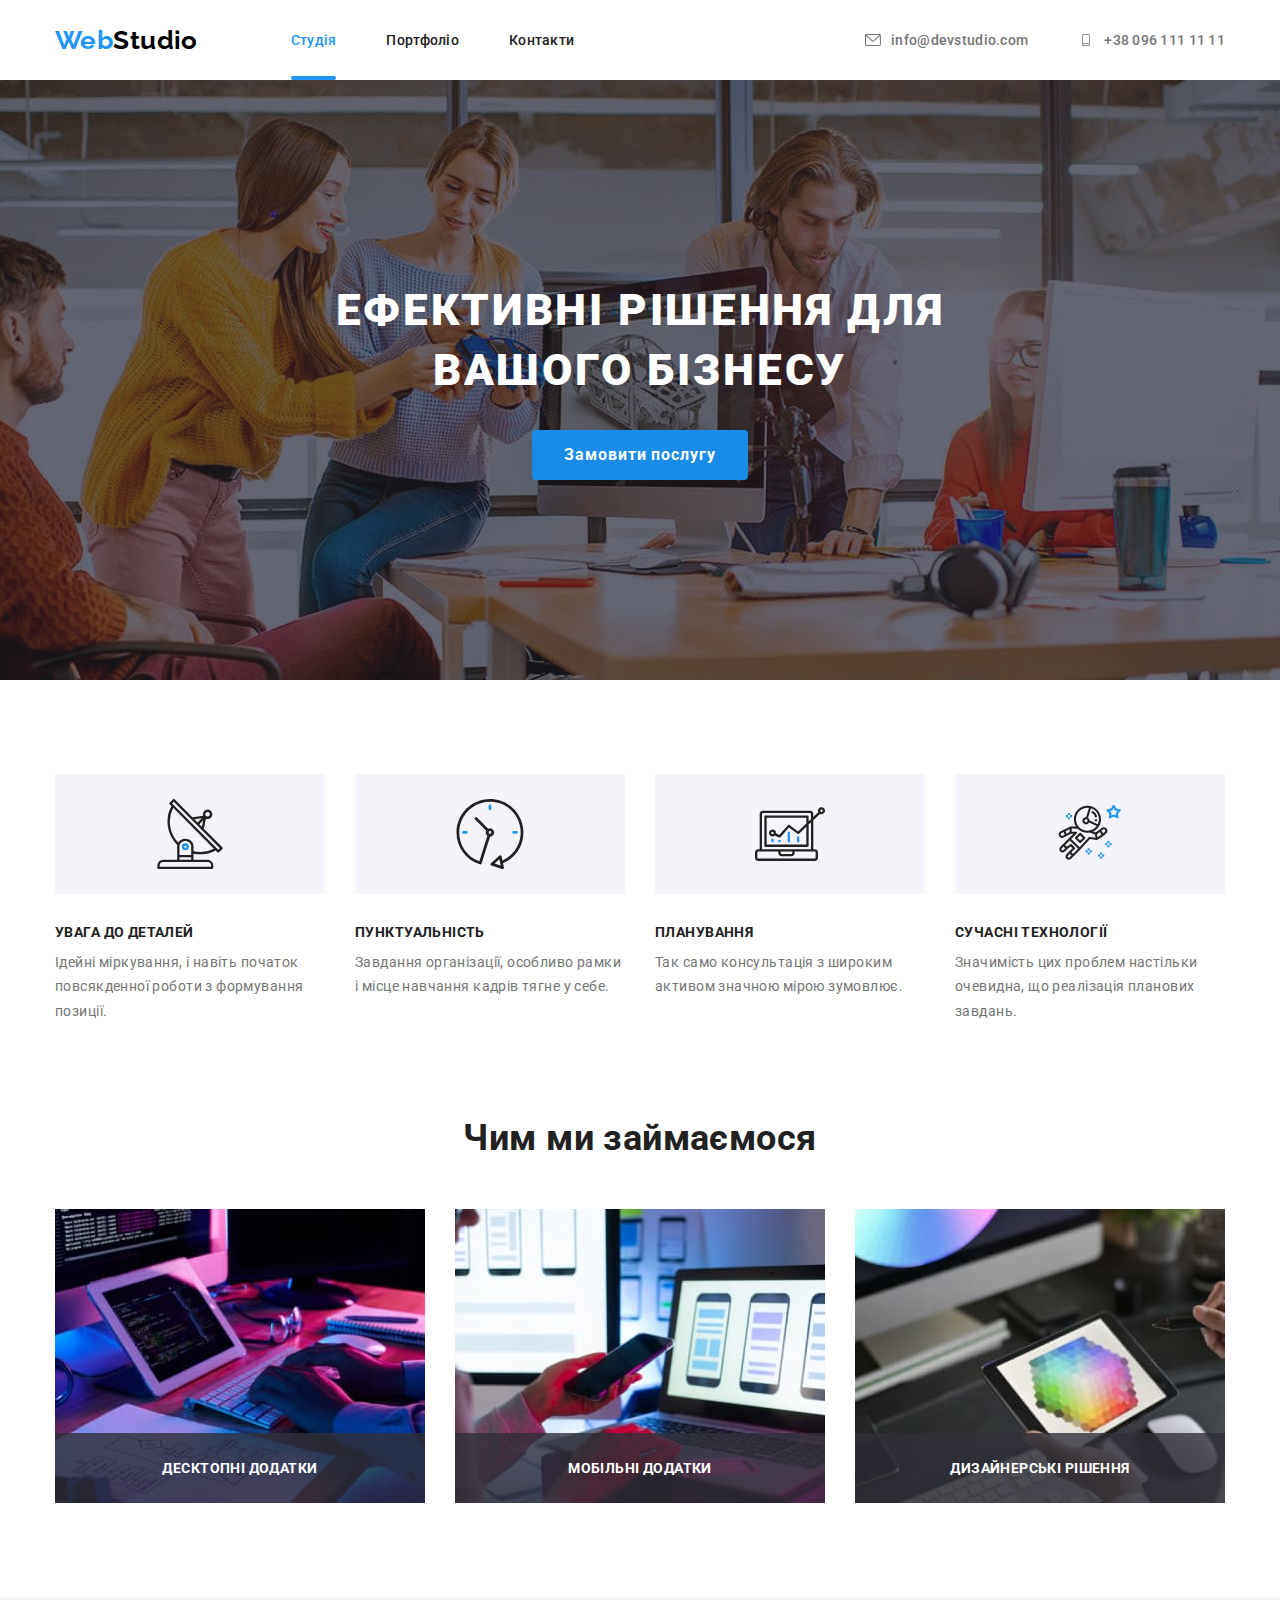
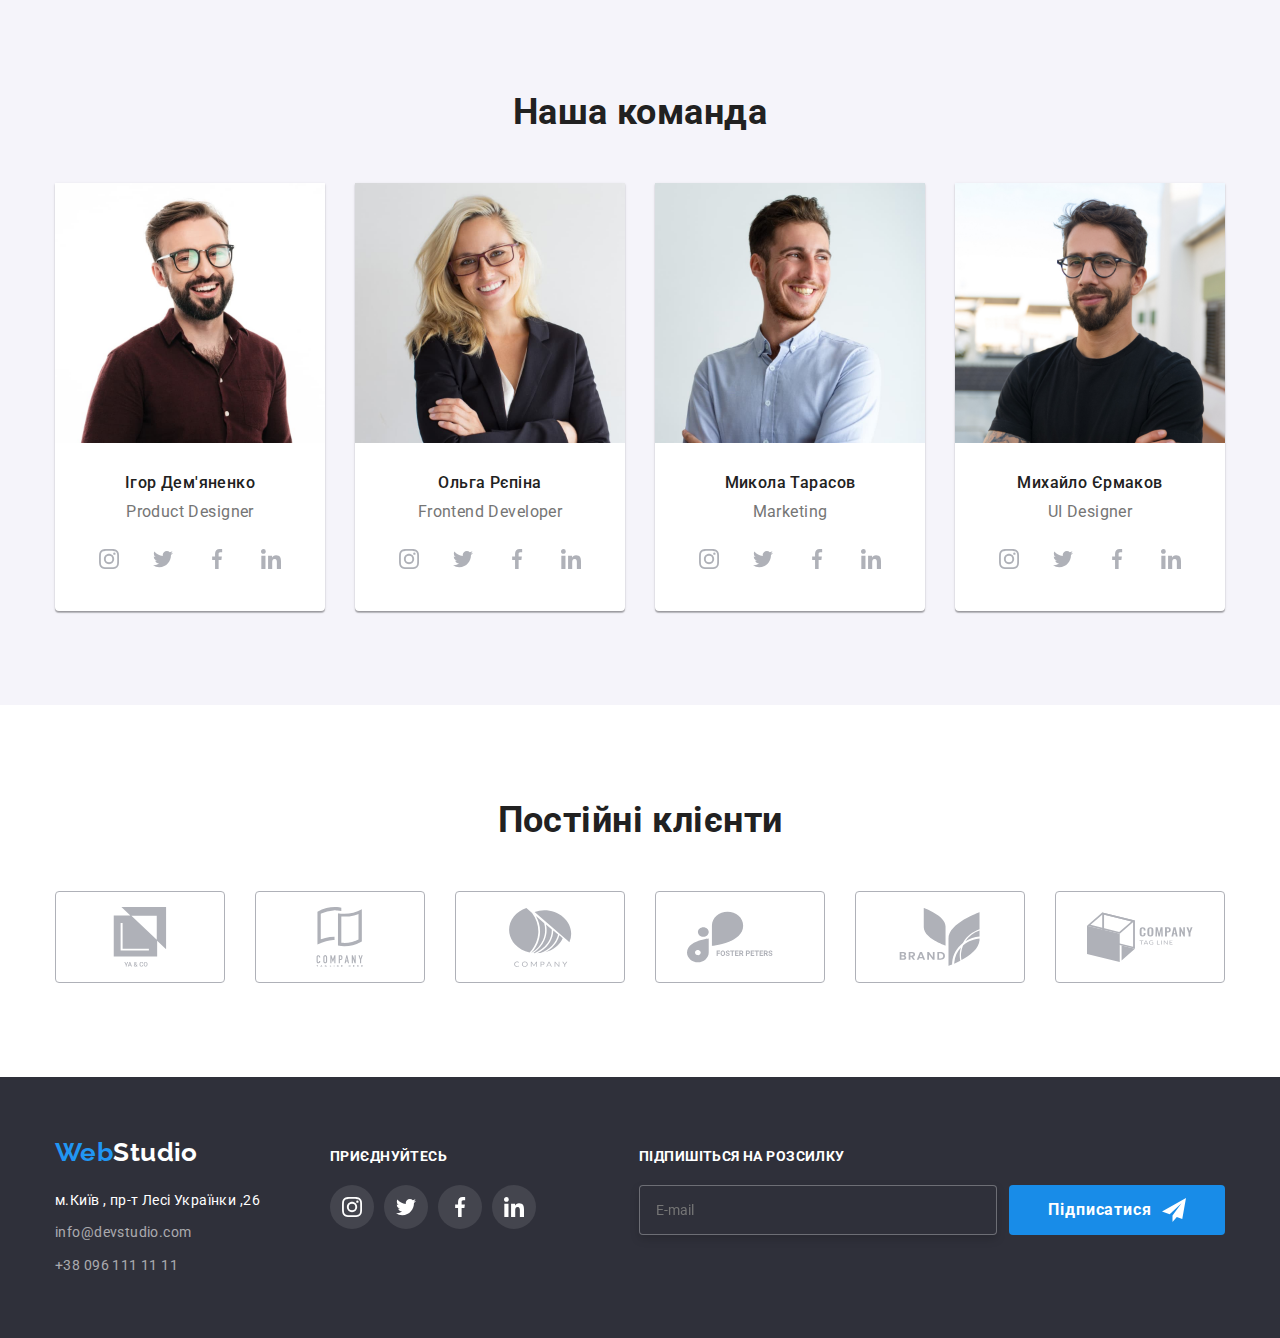
<file: index.html>
<!DOCTYPE html>
<html lang="uk">
  <head>
    <meta charset="UTF-8" />
    <meta http-equiv="X-UA-Compatible" content="IE=edge" />
    <meta name="viewport" content="width=device-width, initial-scale=1.0" />
    <title>WebStudio</title>
    <link rel="preconnect" href="https://fonts.googleapis.com" />
    <link rel="preconnect" href="https://fonts.gstatic.com" crossorigin />
    <link
      href="https://fonts.googleapis.com/css2?family=Raleway:wght@700&family=Roboto:wght@400;500;700;900&display=swap"
      rel="stylesheet"
    />
    <link
      rel="stylesheet"
      href="https://cdnjs.cloudflare.com/ajax/libs/modern-normalize/1.1.0/modern-normalize.min.css"
    />
    <!-- <link rel="stylesheet" href="./css/styles.css" /> -->
    <link rel="stylesheet" href="./css/main.min.css">
  </head>
  <body class="body">
    <!--Шапка-->
    <header>
      <div class="container top-line">
        <nav class="nav">
          <a href="./index.html" class="logo">
            <span class="logo__piece">Web</span>Studio</a
          >
          <ul class="site-nav ">
            <li class="site-nav__item">
              <a href="./index.html" class="site-nav__link current">Студія</a>
            </li>
            <li class="site-nav__item">
              <a href="./portfolio.html" class="site-nav__link">Портфоліо</a>
            </li>
            <li class="site-nav__item"><a href="" class="site-nav__link">Контакти</a></li>
          </ul>
        </nav>

        <ul class="contacts ">
          <li class="contacts__item">
            <a href="mailto:info@devstudio.com" class="contacts__link "
              ><svg class="contacts__icon">
                <use href="./image/symbol-defs.svg#icon-envelope"></use>
              </svg>
              info@devstudio.com</a
            >
          </li>
          <li class="contacts__item">
            <a href="tel:+380961111111" class="contacts__link">
              <svg class="contacts__icon">
                <use href="./image/symbol-defs.svg#icon-smartphone"></use>
              </svg>
              +38 096 111 11 11</a>
          </li>
        </ul>
      </div>
    </header>
    <main>
      <!--Заголовок-->
      <section class="hero bg-hero">
        <div class="hero__container container">
            <h1 class="hero__title">Ефективні рішення для вашого бізнесу</h1>
            <button type="button" class="hero__button button" data-modal-open>Замовити послугу</button>
        </div>
      </section>
      <!--Наші переваги-->
      <section class="section">
        <div class=" container feature">
          <h2 hidden>Наші плюси</h2>
          <ul class="feature__list ">
            <li class="feature__item">
              <div class="feature__item-icon">
                
                  <svg  width="70px" height="70px">
                  <use href="./image/symbol-defs.svg#icon-antenna-1"></use>
                </svg>
                
              </div>
              <h3 class="feature__title">УВАГА ДО ДЕТАЛЕЙ</h3>
              <p class="feature__text">
                Ідейні міркування, і навіть початок повсякденної роботи з
                формування позиції.
              </p>
            </li>
            <li class="feature__item">
              <div class="feature__item-icon">
                <svg width="70px" height="70px">
                <use href="./image/symbol-defs.svg#icon-clock-1"></use>
              </svg>
              </div>
              <h3 class="feature__title">ПУНКТУАЛЬНІСТЬ</h3>
              <p class="feature__text">
                Завдання організації, особливо рамки і місце навчання кадрів
                тягне у себе.
              </p>
            </li>
            <li class="feature__item">
              <div class="feature__item-icon">
                <svg width="70px" height="70px">
                <use href="./image/symbol-defs.svg#icon-diagram-1"></use>
              </svg>
              </div>
              <h3 class="feature__title">ПЛАНУВАННЯ</h3>
              <p class="feature__text">
                Так само консультація з широким активом значною мірою зумовлює.
              </p>
            </li>
            <li class="feature__item">
              <div class="feature__item-icon">
                <svg width="70px" height="70px">
                <use href="./image/symbol-defs.svg#icon-astronaut-1"></use>
              </svg>
              </div>
              <h3 class="feature__title">СУЧАСНІ ТЕХНОЛОГІЇ</h3>
              <p class="feature__text">
                Значимість цих проблем настільки очевидна, що реалізація
                планових завдань.
              </p>
            </li>
          </ul>
        </div>
      </section>
      <!--Чим ми займаємося-->
      <section class="section job">
        <div class="container">
          <h2 class="job__title section-title">Чим ми займаємося</h2>
          <ul class="job__works ">
            <li>
              <div class="job__product"><img src="./image/img2.jpg" alt="html" width="370" />
              <p class="job__text">Десктопні додатки</p></div>
            </li>
            <li>
              <div class="job__product"><img src="./image/img1.jpg" alt="css" width="370" />
              <p class="job__text">Мобільні додатки</p></div>
            </li>
            <li>
              <div class="job__product"><img src="./image/img3.jpg" alt="design" width="370" />
              <p class="job__text">Дизайнерські рішення</p>
              </div>
            </li>
          </ul>
        </div>
      </section>
      <!--Команда-->
      <section class="section comand">
        <div class="container">
          <h2 class="section-title">Наша команда</h2>
          <ul class="comand__list ">
            <li class="comand__item">
              <img src="./image/img(5).jpg" alt="employee" width="270" />
              <div class="comand__card">
                <h3 class="comand__name">Ігор Дем'яненко</h3>
                <p class="comand__text">Product Designer</p>
                <ul class="comand__icon-group ">
                  <li class="comand__icon-list"><a href="https://www.instagram.com" class="comand__link"><svg class="comand__icon">
                        <use href="./image/symbol-defs.svg#icon-instagram-2"></use>
                      </svg></a></li>
                  <li class="comand__icon-list"><a href="https://twitter.com" class=" comand__link">
                      <svg class="comand__icon">
                        <use href="./image/symbol-defs.svg#icon-twitter-1"></use>
                      </svg></a></li>
                  <li class="comand__icon-list"><a href="https://www.facebook.com" class=" comand__link">
                      <svg class="comand__icon">
                        <use href="./image/symbol-defs.svg#icon-facebook-1"></use>
                      </svg></a></li>
                  <li class="comand__icon-list"><a href="https://linkedin.com" class=" comand__link">
                      <svg class="comand__icon">
                        <use href="./image/symbol-defs.svg#icon-linkedin-1"></use>
                      </svg></a></li>
                </ul>
              </div>
            </li>
            <li class="comand__item">
              <img src="./image/img(1).jpg" alt="employee" width="270" />
              <div class="comand__card">
                <h3 class="comand__name">Ольга Рєпіна</h3>
                <p class="comand__text">Frontend Developer</p>
                  <ul class="comand__icon-group ">
                    <li class="comand__icon-list"><a href="https://www.instagram.com" class="comand__link"><svg class="comand__icon">
                          <use href="./image/symbol-defs.svg#icon-instagram-2"></use>
                        </svg></a></li>
                    <li class="comand__icon-list"><a href="https://twitter.com" class=" comand__link">
                        <svg class="comand__icon">
                          <use href="./image/symbol-defs.svg#icon-twitter-1"></use>
                        </svg></a></li>
                    <li class="comand__icon-list"><a href="https://www.facebook.com" class=" comand__link">
                        <svg class="comand__icon">
                          <use href="./image/symbol-defs.svg#icon-facebook-1"></use>
                        </svg></a></li>
                    <li class="comand__icon-list"><a href="https://linkedin.com" class=" comand__link">
                        <svg class="comand__icon">
                          <use href="./image/symbol-defs.svg#icon-linkedin-1"></use>
                        </svg></a></li>
                  </ul>
                
              </div>
            </li>
            <li class="comand__item">
              <img src="./image/img(4).jpg" alt="employee" width="270" />
              <div class="comand__card">
                <h3 class="comand__name">Микола Тарасов</h3>
                <p class="comand__text">Marketing</p>
                <ul class="comand__icon-group ">
                  <li class="comand__icon-list"><a href="https://www.instagram.com" class="comand__link"><svg class="comand__icon">
                        <use href="./image/symbol-defs.svg#icon-instagram-2"></use>
                      </svg></a></li>
                  <li class="comand__icon-list"><a href="https://twitter.com" class=" comand__link">
                      <svg class="comand__icon">
                        <use href="./image/symbol-defs.svg#icon-twitter-1"></use>
                      </svg></a></li>
                  <li class="comand__icon-list"><a href="https://www.facebook.com" class=" comand__link">
                      <svg class="comand__icon">
                        <use href="./image/symbol-defs.svg#icon-facebook-1"></use>
                      </svg></a></li>
                  <li class="comand__icon-list"><a href="https://linkedin.com" class=" comand__link">
                      <svg class="comand__icon">
                        <use href="./image/symbol-defs.svg#icon-linkedin-1"></use>
                      </svg></a></li>
                </ul>
              </div>
            </li>
            <li class="comand__item">
              <img src="./image/img.jpg" alt="employee" width="270" />
              <div class="comand__card">
                <h3 class="comand__name">Михайло Єрмаков</h3>
                <p class="comand__text">UI Designer</p>
                <ul class="comand__icon-group ">
                  <li class="comand__icon-list"><a href="https://www.instagram.com" class="comand__link"><svg class="comand__icon">
                        <use href="./image/symbol-defs.svg#icon-instagram-2"></use>
                      </svg></a></li>
                  <li class="comand__icon-list"><a href="https://twitter.com" class=" comand__link">
                      <svg class="comand__icon">
                        <use href="./image/symbol-defs.svg#icon-twitter-1"></use>
                      </svg></a></li>
                  <li class="comand__icon-list"><a href="https://www.facebook.com" class=" comand__link">
                      <svg class="comand__icon">
                        <use href="./image/symbol-defs.svg#icon-facebook-1"></use>
                      </svg></a></li>
                  <li class="comand__icon-list"><a href="https://linkedin.com" class=" comand__link">
                      <svg class="comand__icon">
                        <use href="./image/symbol-defs.svg#icon-linkedin-1"></use>
                      </svg></a></li>
                </ul>
              </div>
            </li>
          </ul>
        </div>
      </section>
   
    <section class="section client">
        <div class="container">
          <h2 class="section-title" >Постійні клієнти</h2>
          <ul class="client__list ">
            <li> <a class="client__link"> <svg class="client__icon" width="106" height="60" > <use href="./image/symbol-defs.svg#icon-group-4">  </use> </svg> </a></li>
            <li> <a class="client__link"> <svg class="client__icon" width="106" height="60" > <use href="./image/symbol-defs.svg#icon-group-3">  </use> </svg> </a></li>
            <li> <a class="client__link"> <svg class="client__icon" width="106" height="60" > <use href="./image/symbol-defs.svg#icon-group-2">  </use> </svg> </a></li>
            <li> <a class="client__link"> <svg class="client__icon" width="106" height="60" > <use href="./image/symbol-defs.svg#icon-group-5">  </use> </svg> </a></li>
            <li> <a class="client__link"> <svg class="client__icon" width="106" height="60" > <use href="./image/symbol-defs.svg#icon-group-1">  </use> </svg> </a></li>
            <li> <a class="client__link"> <svg class="client__icon" width="106" height="60" > <use href="./image/symbol-defs.svg#icon-group-6">  </use></svg> </a></li>
          </ul>
        </div>
      </section>
</main> 
    <!--Футер-->
    <footer class="footer">
      <div class="container">
        <div class="footer__box">
          <div>
            <div>
              <a href="./index.html" class="footer__logo">
                <span class="logo__piece">Web</span>Studio</a>
            </div>
            <address>
              <ul class="footer-list">
                <li class="footer__item">
                  <a href="https://goo.gl/maps/THnfHU8SYMGnc4647" class="footer__addres"
                    >м.Київ , пр-т Лесі Українки ,26</a
                  >
                </li>
                <li class="footer__item">
                  <a href="mailto:info@devstudio.com" class="footer__contacts"
                    >info@devstudio.com</a
                  >
                </li>
                <li class="footer__item">
                  <a href="tel:+380961111111" class="footer__contacts"
                    >+38 096 111 11 11</a
                  >
                </li>
              </ul>
            </address>
          </div>
          <div class="footer__group">
            
              <p class="footer__text">ПРИЄДНУЙТЕСЬ</p>
            
              <ul class="footer__network-list ">
                <li> <a href="https://www.instagram.com" class="footer__link">
                    <svg class="footer__network">
                      <use href="./image/symbol-defs.svg#icon-instagram-2"></use>
                    </svg></a></li>
                <li><a href="https://twitter.com" class=" footer__link">
                    <svg class="footer__network">
                      <use href="./image/symbol-defs.svg#icon-twitter-1"></use>
                    </svg></a></li>
                <li><a href="https://www.facebook.com" class=" footer__link">
                    <svg class="footer__network">
                      <use href="./image/symbol-defs.svg#icon-facebook-1"></use>
                    </svg></a></li>
                <li><a href="https://linkedin.com" class=" footer__link">
                    <svg class="footer__network">
                      <use href="./image/symbol-defs.svg#icon-linkedin-1"></use>
                    </svg></a></li>
              </ul>
              
            
          </div>
          <form class="footer__form">
              <label for="email" class="footer__label-mail">Підпишіться на розсилку</label>
                
              <div class="footer__form-field">
                <input type="email" name="email" id="email" placeholder="E-mail" class="footer__input-mail">
                
                
              
            <button type="submit" class="button footer__button">Підписатися <svg  width="24" height="24" >
              <use href="./image/symbol-defs.svg#icon-icon-send"> </use>
            </svg> </button> </div>
          </form>
        </div>
      </div>
      
      
    </footer>

    
    <div class="backdrop is-hidden" data-modal>
      <div class="modal" >
        <form class="modal__form" autocomplete="off">
          <h2 class="modal__title">Залиште свої дані, ми вам передзвонимо</h2>
          
            <div>
              <div class="modal__form-field">
                <input type="text" name="name" id="name" class="modal__input">
                <label for="name" class="modal__label">Ім'я</label>
                <svg class="modal__form-icon" width="18" height="18">
                  <use href="./image/symbol-defs.svg#icon-person-black-18dp-1"> </use>
                </svg>


              </div>
    
              <div class="modal__form-field">
                <label for="tel" class="modal__label">Телефон</label>
                <input type="tel" name="tel" id="tel"  class="modal__input">
                <svg class="modal__form-icon" width="18" height="18">
                  <use href="./image/symbol-defs.svg#icon-phone-black-18dp-1"> </use>
                </svg>

                
              </div>  
              <div class="modal__form-field">
                <label for="mail" class="modal__label">Пошта</label>
                <input type="email" name="email" id="mail"  class="modal__input">
                <svg class="modal__form-icon" width="18" height="18">
                  <use href="./image/symbol-defs.svg#icon-email-black-18dp-1"> </use>
                </svg>
              
              </div>
    
              <div class="modal__form-field">
                <label for="coment" class="modal__label">Коментар</label>
                <textarea name="coment" id="coment" placeholder="Введіть текст" class="modal__textarea"></textarea>
                
              
              </div>
            </div>
            
          
           <label  class="modal__label-checkbox"> <input type="checkbox" name="checkbox" class="modal__input-checkbox" >
            <span class="modal__checkbox-icon"> </span>
              Погоджуюся з розсилкою та приймаю <a href="#" class="modal__checkbox-link">Умови договору</a>
            
            </label>

          
          
          <button type="submit" class="button modal__form-button">Відправити</button> 
        </form>
        
        
        <button type="button" class="modal__button" data-modal-close><svg class="modal__close-icon" width="18" height="18"><use href="./image/symbol-defs.svg#icon-close"></use></svg></button>

        

      </div>
    </div>
    <script src="./js/modal.js"></script>

  </body>
</html>
</file>
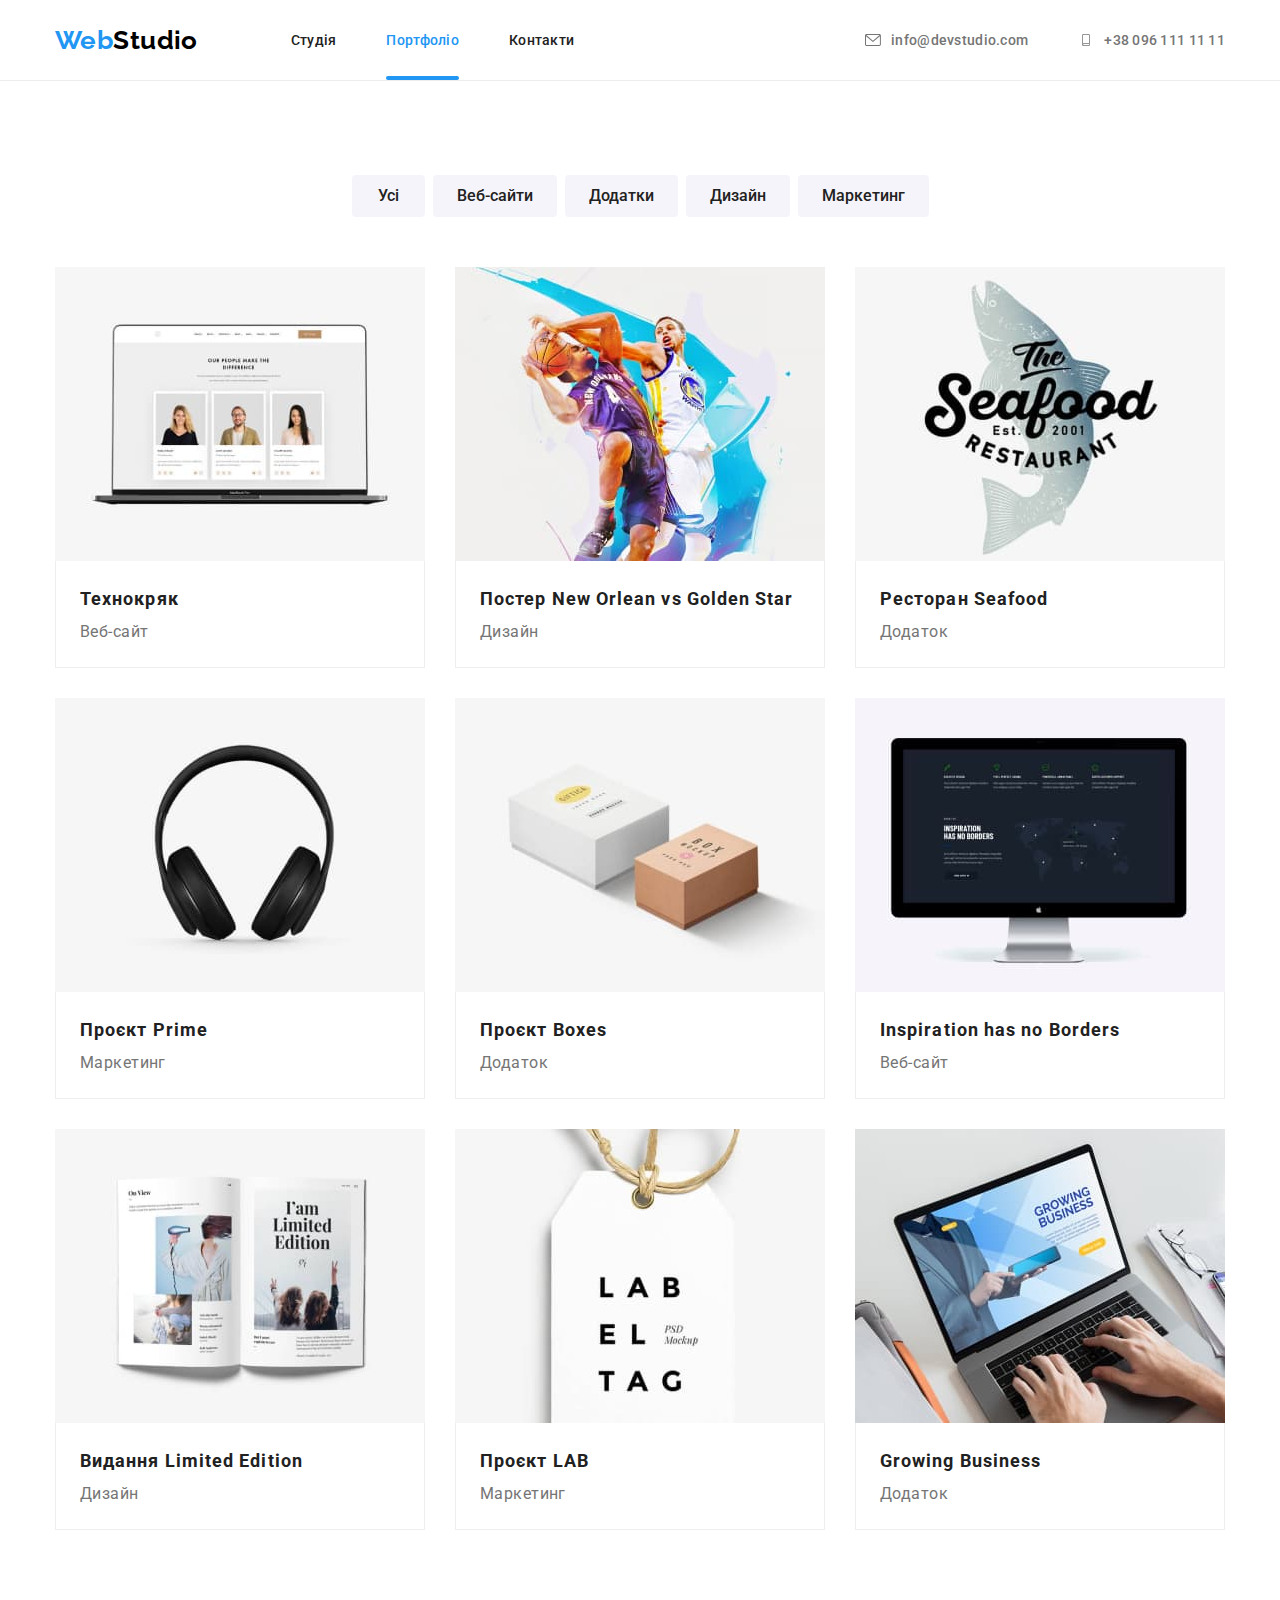
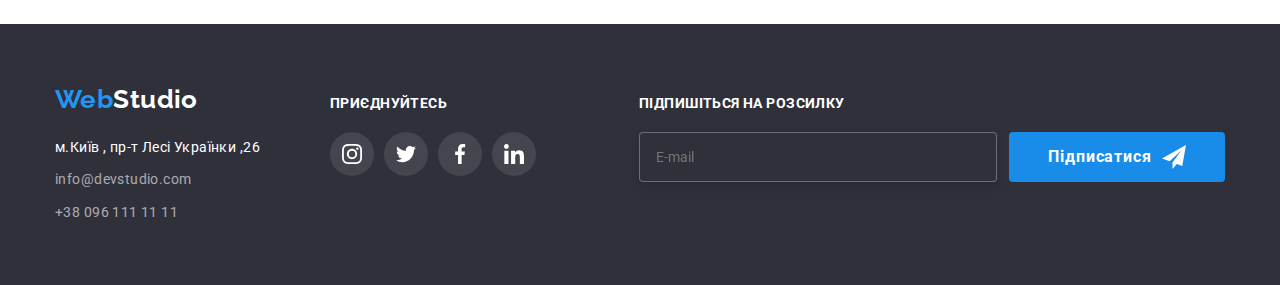
<file: portfolio.html>
<!DOCTYPE html>
<html lang="uk">
  <head>
    <meta charset="UTF-8" />
    <meta http-equiv="X-UA-Compatible" content="IE=edge" />
    <meta name="viewport" content="width=device-width, initial-scale=1.0" />
    <title>Prtfolio</title>
    <link rel="preconnect" href="https://fonts.googleapis.com" />
    <link rel="preconnect" href="https://fonts.gstatic.com" crossorigin />
    <link
      href="https://fonts.googleapis.com/css2?family=Raleway:wght@700&family=Roboto:wght@400;500;700;900&display=swap"
      rel="stylesheet"
    />
    <link
      rel="stylesheet"
      href="https://cdnjs.cloudflare.com/ajax/libs/modern-normalize/1.1.0/modern-normalize.min.css"
    />

    <!-- <link rel="stylesheet" href="./css/styles.css" /> -->
    <link rel="stylesheet" href="./css/main.min.css">
  </head>
  <body class="body">
    <!--Шапка-->
      <header class="header-portfolio">
      <div class="container top-line">
        <nav class="nav">
          <a href="./index.html" class="logo">
            <span class="logo__piece">Web</span>Studio</a>
          <ul class="site-nav">
            <li class="site-nav__item">
              <a href="./index.html" class="site-nav__link">Студія</a>
            </li>
            <li class="site-nav__item">
              <a href="./portfolio.html" class="site-nav__link  current">Портфоліо</a>
            </li>
            <li class="site-nav__item"><a href="" class="site-nav__link">Контакти</a></li>
          </ul>
        </nav>
      
        <ul class="contacts">
          <li class="contacts__item">
            <a href="mailto:info@devstudio.com" class="contacts__link "><svg class="contacts__icon">
                <use href="./image/symbol-defs.svg#icon-envelope"></use>
              </svg>
              info@devstudio.com</a>
          </li>
          <li class="contacts__item">
            <a href="tel:+380961111111" class="contacts__link">
              <svg class="contacts__icon">
                <use href="./image/symbol-defs.svg#icon-smartphone"></use>
              </svg>
              +38 096 111 11 11</a>
          </li>
        </ul>
      </div>
      </header>
    <main >
      <!-- Фильтры -->
      <section class="section ">
        <div class="container filter ">
          <h1 hidden>Портфоліо</h1>
          
            <ul class="filter__list ">
              <li class="filter__item"><button type="button" class="filter__button">Усі</button></li>
              <li class="filter__item">
                <button type="button" class="filter__button">Веб-сайти</button>
              </li>
              <li class="filter__item"><button type="button" class="filter__button">Додатки</button></li>
              <li class="filter__item"><button type="button" class="filter__button">Дизайн</button></li>
              <li class="filter__item">
                <button type="button" class="filter__button">Маркетинг</button>
              </li>
            </ul>
            <!-- Projects -->
            <ul class="work ">
              <li class="work__item">
                <a href="#" class="work__link">
                  <div class="work__picture">
                    <img
                      src="./image/p1.jpg"
                      alt="Ноутбук з Веб сайтом"
                      width="370" />
                        <p class="work__text-box">Ресурс пропонує комплексні пропозиції з різним рівнем функціоналу та сервісів. Все це дозволить відвідувачу
                          отримати
                          вичерпні відомості про компанію чи приватну особу.</p>
                  </div>
                  <div class="work__card">
                    <h2 class="work__title">Технокряк</h2>
                    <p class="work__text">Веб-сайт</p>
                    
                  </div>
                  
                </a>
              </li>
              <li class="work__item">
                <a href="#" class="work__link">
                  <div class="work__picture"><img src="./image/p2.jpg" alt="Постер" width="370" /><p class="work__text-box">Ресурс пропонує комплексні пропозиції з різним рівнем функціоналу та сервісів. Все це дозволить відвідувачу
                          отримати
                          вичерпні відомості про компанію чи приватну особу.</p></div>
                  <div class="work__card">
                    <h2 class="work__title">Постер New Orlean vs Golden Star</h2>
                    <p class="work__text">Дизайн</p>
                  </div >
                </a>
              </li>
              <li class="work__item">
                <a href="#" class="work__link">
                  <div class="work__picture"><img src="./image/p3.jpg" alt="Ресторан Seafood" width="370" /><p class="work__text-box">Ресурс пропонує комплексні пропозиції з різним рівнем функціоналу та сервісів. Все це дозволить відвідувачу
                          отримати
                          вичерпні відомості про компанію чи приватну особу.</p></div>
                  <div class="work__card">
                    <h2 class="work__title">Ресторан Seafood</h2>
                    <p class="work__text">Додаток</p>
                  </div>
                </a>
              </li>
              <li class="work__item">
                <a href="#" class="work__link">
                 <div class="work__picture"> <img src="./image/p4.jpg" alt="Навушники" width="370" /><p class="work__text-box">Ресурс пропонує комплексні пропозиції з різним рівнем функціоналу та сервісів. Все це дозволить відвідувачу
                          отримати
                          вичерпні відомості про компанію чи приватну особу.</p></div>
                  <div class="work__card">
                    <h2 class="work__title">Проєкт Prime</h2>
                    <p class="work__text">Маркетинг</p>
                  </div>
                </a>
              </li>
              <li class="work__item">
                <a href="#" class="work__link">
                  <div class="work__picture"><img src="./image/p5.jpg" alt="Дві коробки" width="370" /><p class="work__text-box">Ресурс пропонує комплексні пропозиції з різним рівнем функціоналу та сервісів. Все це дозволить відвідувачу
                          отримати
                          вичерпні відомості про компанію чи приватну особу.</p></div>
                  <div class="work__card">
                    <h2 class="work__title">Проєкт Boxes</h2>
                    <p class="work__text">Додаток</p>
                  </div>
                </a>
              </li>
              <li class="work__item">
                <a href="#" class="work__link">
                  <div class="work__picture"><img src="./image/p6.jpg" alt="Веб-сайт" width="370" /><p class="work__text-box">Ресурс пропонує комплексні пропозиції з різним рівнем функціоналу та сервісів. Все це дозволить відвідувачу
                          отримати
                          вичерпні відомості про компанію чи приватну особу.</p></div>
                  <div class="work__card">
                    <h2 class="work__title">Inspiration has no Borders</h2>
                    <p class="work__text">Веб-сайт</p>
                  </div>
                </a>
              </li>
              <li class="work__item">
                <a href="#" class="work__link">
                  <div class="work__picture"><img src="./image/p7.jpg" alt="Книга" width="370" /><p class="work__text-box">Ресурс пропонує комплексні пропозиції з різним рівнем функціоналу та сервісів. Все це дозволить відвідувачу
                          отримати
                          вичерпні відомості про компанію чи приватну особу.</p></div>
                  <div class="work__card">
                    <h2 class="work__title">Видання Limited Edition</h2>
                    <p class="work__text">Дизайн</p>
                  </div>
                </a>
              </li>
              <li class="work__item">
                <a href="#" class="work__link">
                  <div class="work__picture"><img src="./image/p8.jpg" alt="Ярлик" width="370" /><p class="work__text-box">Ресурс пропонує комплексні пропозиції з різним рівнем функціоналу та сервісів. Все це дозволить відвідувачу
                          отримати
                          вичерпні відомості про компанію чи приватну особу.</p></div>
                 <div class="work__card">
                    <h2 class="work__title">Проєкт LAB</h2>
                    <p class="work__text">Маркетинг</p>
                 </div >
                </a>
              </li>
              <li class="work__item">
                <a href="#" class="work__link">
                  <div class="work__picture"><img src="./image/p9.jpg" alt="Додаток" width="370" /><p class="work__text-box">Ресурс пропонує комплексні пропозиції з різним рівнем функціоналу та сервісів. Все це дозволить відвідувачу
                          отримати
                          вичерпні відомості про компанію чи приватну особу.</p></div>
                  <div class="work__card">
                    <h2 class="work__title">Growing Business</h2>
                    <p class="work__text">Додаток</p>
                  </div>
                </a>
              </li>
            </ul>
         
        </section>
        </div>
    </main>
    <!--Футер-->
    <footer class="footer">
      <div class="container">
        <div class="footer__box">
          <div>
            <div>
              <a href="./index.html" class="footer__logo">
                <span class="logo__piece">Web</span>Studio</a>
            </div>
            <address>
              <ul class="footer-list">
                <li class="footer__item">
                  <a href="https://goo.gl/maps/THnfHU8SYMGnc4647" class="footer__addres">м.Київ , пр-т Лесі Українки ,26</a>
                </li>
                <li class="footer__item">
                  <a href="mailto:info@devstudio.com" class="footer__contacts">info@devstudio.com</a>
                </li>
                <li class="footer__item">
                  <a href="tel:+380961111111" class="footer__contacts">+38 096 111 11 11</a>
                </li>
              </ul>
            </address>
          </div>
          <div class="footer__group">
    
            <p class="footer__text">ПРИЄДНУЙТЕСЬ</p>
    
            <ul class="footer__network-list ">
              <li> <a href="https://www.instagram.com" class="footer__link">
                  <svg class="footer__network">
                    <use href="./image/symbol-defs.svg#icon-instagram-2"></use>
                  </svg></a></li>
              <li><a href="https://twitter.com" class=" footer__link">
                  <svg class="footer__network">
                    <use href="./image/symbol-defs.svg#icon-twitter-1"></use>
                  </svg></a></li>
              <li><a href="https://www.facebook.com" class=" footer__link">
                  <svg class="footer__network">
                    <use href="./image/symbol-defs.svg#icon-facebook-1"></use>
                  </svg></a></li>
              <li><a href="https://linkedin.com" class=" footer__link">
                  <svg class="footer__network">
                    <use href="./image/symbol-defs.svg#icon-linkedin-1"></use>
                  </svg></a></li>
            </ul>
    
    
          </div>
          <form class="footer__form">
            <label for="email" class="footer__label-mail">Підпишіться на розсилку</label>
    
            <div class="footer__form-field">
              <input type="email" name="email" id="email" placeholder="E-mail" class="footer__input-mail">
    
    
    
              <button type="submit" class="button footer__button">Підписатися <svg width="24" height="24">
                  <use href="./image/symbol-defs.svg#icon-icon-send"> </use>
                </svg> </button>
            </div>
          </form>
        </div>
      </div>
    
    
    </footer>
  </body>
</html>
</file>
<file: css/styles.css>
/* основной цвет  color: #212121;*/
/* вторичный цвет color: #757575; */
/* акцент color: #2196F3 */
/* белый color: #FFFFFF;  */
/* черный color: #000000; */
/* футер контакты color: rgba(255, 255, 255, 0.6); */

:root {
  --primary-text-color: #757575;
  --title-text-color: #212121;
  --accent-color: #2196f3;
  --primary-white-color: #ffffff;
  --black-color: #000000;
  --footer-contacts-color: rgba(255, 255, 255, 0.6);
  --second-background-color: #2f303a;
  --pasiv-button-color: #188ce8;
  --active-button-color: #2196f3;
  --portfolio-button-color: #f5f4fa;
  --color-border-card: #eeeeee;
  --color-icon: #afb1b8;
}

.body {
  color: var(--title-text-color);
  background-color: var(--primary-white-color);
  font-family: Roboto, sans-serif;
  font-size: 14px;
  letter-spacing: 0.03em;
}

.container {

  width: 1200px;
  padding: 0 15px;
  margin: 0px auto;
}

a {
  text-decoration: none;
}

.list {
  list-style: none;
  padding: 0%;
  margin: 0%;
}

.logo {
  color: var(--black-color);
  font-family: Raleway, sans-serif;
  font-weight: 700;
  font-size: 26px;
  line-height: 1.1923;
  padding: 23px 0px;
  margin-right: 93px;
}

.logo__piece {
  color: var(--accent-color);
}

h1,
h2,
h3,
h4,
h5,
h6 {
  margin: 0%;
}

p {
  margin: 0%;
}

/* Навігація */

.top-line {
  display: flex;
  align-items: center;

}

.nav {
  display: flex;
  align-items: center;
}

.site-nav {
  display: flex;
  gap: 50px;
}

.site-nav__link {
  display: block;
  color: var(--title-text-color);
  font-weight: 500;
  font-size: 14px;
  line-height: 1.1429;
  letter-spacing: 0.02em;
  padding: 32px 0px;

  transition: color 250ms cubic-bezier(0.4, 0, 0.2, 1);
}

.site-nav__link.current {
  color: var(--accent-color);
  position: relative;
}

.site-nav__link.current::after {
  content: "";
  position: absolute;
  bottom: 0;
  display: flex;
  width: 100%;
  height: 4px;
  background: #2196F3;
  border-radius: 2px;
}

.site-nav__link:hover,
.site-nav__link:focus {
  color: var(--accent-color);
}

/* Контакти хедер */
.contacts {
  display: flex;
  gap: 50px;
  align-items: center;
  margin-left: auto;
}

.contacts__link {
  display: flex;
  align-items: center;

  color: var(--primary-text-color);
  font-weight: 500;
  line-height: 1.1429;
  letter-spacing: 0.02em;

  min-width: 122px;
  padding: 32px 0px;

  transition: color 250ms cubic-bezier(0.4, 0, 0.2, 1);

}

.contacts__link:hover,
.contacts__link:focus {
  color: var(--accent-color);
}

.contacts__icon {
  margin-right: 10px;
  width: 16px;
  height: 12px;
  fill: currentColor;
}

/* Герой */
.hero {
  background-color: var(--second-background-color);
  text-align: center;
  padding: 200px 0px 200px;
}

.hero__title {
  color: var(--primary-white-color);
  font-weight: 900;
  font-size: 44px;
  line-height: 1.3637;
  letter-spacing: 0.06em;
  text-transform: uppercase;
  margin: auto;
  margin-top: 0%;
  margin-bottom: 30px;
  width: 696px;
  text-align: center;
}

.hero__button {
  display: block;
  margin: 0px auto;
  font-weight: 700;
  font-size: 16px;
  line-height: 1.875;
  align-items: center;
  text-align: center;
  letter-spacing: 0.06em;

}

.bg-hero {
  height: 600px;
  max-width: 1600px;
  margin-left: auto;
  margin-right: auto;
  background-image: linear-gradient(to right,
      rgba(47, 48, 58, 0.4),
      rgba(47, 48, 58, 0.4)),
    url(../image/hero-border.jpg);
  background-size: cover;
  background-repeat: no-repeat;
  background-position: center;
}


/* Кнопка */
.button {
  color: var(--primary-white-color);
  background-color: var(--pasiv-button-color);
  cursor: pointer;
  display: inline-block;
  padding: 10px 32px;
  border-radius: 4px;
  min-width: 216px;
  border: none;
  transition: background-color 250ms cubic-bezier(0.4, 0, 0.2, 1);
}

.button:hover,
.button:focus {
  background-color: var(--active-button-color);
}


/* Модальне вікно */
.backdrop {
  position: fixed;
  top: 0;
  left: 0;
  width: 100%;
  height: 100%;
  background-color: rgba(0, 0, 0, 0.1);


  transition: opacity 250ms cubic-bezier(0.4, 0, 0.2, 1),
    visibility 250ms cubic-bezier(0.4, 0, 0.2, 1);

}

.backdrop.is-hidden {
  opacity: 0;
  pointer-events: none;
  visibility: visible;

}

.modal {
  position: absolute;
  min-width: 528px;
  min-height: 581px;
  padding: 40px;

  top: 50%;
  left: 50%;
  transform: translate(-50%, -50%);
  background-color: #ffffff;
  box-shadow: 0px 1px 3px rgba(0, 0, 0, 0.12),
    0px 1px 1px rgba(0, 0, 0, 0.14), 0px 2px 1px rgba(0, 0, 0, 0.2);
  border-radius: 4px;

  display: flex;
  justify-content: center;
  align-items: center;
}

.modal__button {
  display: flex;
  align-items: center;
  justify-content: center;
  position: absolute;
  top: 8px;
  right: 8px;
  width: 30px;
  height: 30px;
  padding: 0;
  border-radius: 50%;
  background: #FFFFFF;
  border: 1px solid rgba(0, 0, 0, 0.1);


  transition: color 250ms cubic-bezier(0.4, 0, 0.2, 1);
}

.modal__close-icon {
  fill: currentColor;
}

.modal__button:hover,
.modal__button:focus {
  color: var(--active-button-color);
  cursor: pointer;
}


.modal__title {
  margin-bottom: 30px;

  font-family: 'Roboto';
  font-style: normal;
  font-weight: 700;
  font-size: 20px;
  line-height: 1.15;
  text-align: center;
  letter-spacing: 0.03em;

  color: var(--title-text-color);
}


.modal__form-field {
  position: relative;
  transition: color 250ms cubic-bezier(0.4, 0, 0.2, 1);
}


.modal__form-field:hover,
.modal__form-field:focus {
  color: var(--accent-color);


}

.modal__form-field:focus-within>.form-icon {
  color: var(--accent-color);
}


.modal__input {
  width: 448px;
  height: 40px;
  border: 1px solid rgba(33, 33, 33, 0.2);
  border-radius: 4px;
  padding-left: 42px;

  color: var(--primary-text-color);

  transition: border-color 250ms cubic-bezier(0.4, 0, 0.2, 1);
}

.modal__input:hover,
.modal__input:focus {
  border-color: var(--accent-color);
  outline: none;
}

.modal__label {
  position: absolute;
  top: -10px;
  left: 0;
  padding: 0%;
  font-family: 'Roboto';
  font-style: normal;
  font-weight: 400;
  font-size: 12px;
  line-height: 1.16px;
  letter-spacing: 0.01em;

  color: var(--primary-text-color);

}

.modal__textarea {
  resize: none;
  width: 100%;
  height: 120px;
  border: 1px solid rgba(33, 33, 33, 0.2);
  border-radius: 4px;
  padding: 12px 16px;
  transition: border-color 250ms cubic-bezier(0.4, 0, 0.2, 1);

  color: var(--primary-text-color);
}

.modal__textarea:hover,
.modal__textarea:focus {
  border-color: var(--accent-color);
  outline: none;
}

.modal__label-checkbox {
  display: flex;
  align-items: center;
  justify-content: center;

  font-family: 'Roboto';
  font-style: normal;
  font-weight: 400;
  font-size: 14px;
  line-height: 1.71px;
  letter-spacing: 0.03em;

  color: var(--primary-text-color);

  margin-bottom: 30px;
  margin-top: 20px;

}

.modal__checkbox-icon {
  display: inline-block;
  width: 16px;
  height: 15px;
  border: 2px solid var(--title-text-color);
  border-radius: 2px;
  margin-right: 8.38px;

  transition: background-color 250ms cubic-bezier(0.4, 0, 0.2, 1);
}

.modal__input-checkbox:checked+.modal__checkbox-icon {
  border-color: var(--accent-color);
  background-color: var(--active-button-color);
  background-image: url(../image/full-check.svg);
  background-size: contain;
  background-origin: border-box;

}



.modal__checkbox-link {
  color: var(--accent-color);
  text-decoration: underline;
}


.modal__form-field:not(:last-child) {
  margin-bottom: 28px;
}

.modal__form-button {
  display: block;

  width: 200px;
  height: 50px;
  margin: auto;

  font-family: 'Roboto';
  font-style: normal;
  font-weight: 700;
  font-size: 16px;
  line-height: 1.87;

  text-align: center;
  letter-spacing: 0.06em;

  color: var(--primary-white-color);
}

.modal__input-checkbox {
  -webkit-appearance: none;
  -moz-appearance: none;
  appearance: none;
  position: absolute;
}

.modal__form-icon {
  position: absolute;
  top: 50%;
  left: 12px;
  transform: translateY(-50%);
  fill: currentColor;
}



/* Секції */
.section {
  margin: 0px auto;
  padding: 94px 0;
}

.section-title {
  color: var(--title-text-color);
  font-weight: 700;
  font-size: 36px;
  line-height: 1.1667;
  text-align: center;
  margin-top: 0px;
  margin-bottom: 50px;
}

/* Наші плюси */

.feature__list {
  display: flex;
  gap: 30px;
}

.feature__title {
  color: var(--title-text-color);
  font-weight: 700;
  line-height: 1.1429;
  margin-top: 0%;
  margin-bottom: 10px;
  text-transform: uppercase;
  font-size: 14px;
}

.feature__text {
  color: var(--primary-text-color);
  line-height: 1.743;
  margin: 0%;
}


.feature__item-icon {
  border: none;
  height: 120px;
  display: flex;
  align-items: center;
  justify-content: center;
  margin-bottom: 30px;
  background-color: var(--portfolio-button-color);
}

.feature__item {
  flex-basis: calc((100% - 90px) / 4);
}



/* Чим ми займаэмося */
.job {
  padding-top: 0%;
}

.job__works {
  display: flex;
  gap: 30px;
}
 img {     
  display: block;
  height: auto;     
  max-width: 100%; }

.job__product {
  position: relative;
}

.job__text {
  display: flex;
  align-items: center;
  justify-content: center;

  position: absolute;
  bottom: 0;
  left: 0;
  width: 100%;
  height: 70px;

  font-weight: 700;
  font-size: 14px;
  line-height: 1.142;
  text-align: center;
  letter-spacing: 0.03em;
  text-transform: uppercase;
  color: var(--primary-white-color);


  background-color: rgba(47, 48, 58, 0.8);

}

/* Наша команда */


.comand {
  background-color: var(--portfolio-button-color);
}

.comand__list {
  display: flex;
  gap: 30px;
}

.comand__item {
  background-color: var(--primary-white-color);
  box-shadow: 0px 1px 3px rgba(0, 0, 0, 0.12), 0px 1px 1px rgba(0, 0, 0, 0.14),
    0px 2px 1px rgba(0, 0, 0, 0.2);
  border-bottom-left-radius: 4px;
  border-bottom-right-radius: 4px;
}

.comand__card {
  padding: 30px 0px;
}

.comand__name {
  color: var(--title-text-color);
  font-weight: 500;
  font-size: 16px;
  line-height: 1.1875;
  text-align: center;
  margin-bottom: 10px;
}

.comand__text {
  color: var(--primary-text-color);
  font-size: 16px;
  line-height: 1.1875;
  text-align: center;
  margin: 0%;
}

.comand__icon-group {
  display: inline-flex;
  gap: 10px;
  padding: 16px 32px 0px 32px;
  border: none;
}

.comand__icon-list {
  width: 44px;
  height: 44px;
}

.comand__link {
  display: flex;
  width: 100%;
  height: 100%;
  align-items: center;
  justify-content: center;
  border: none;
  color: var(--color-icon);
  background-color: var(--primary-white-color);
  border-radius: 50%;

  transition: background-color 250ms cubic-bezier(0.4, 0, 0.2, 1),
    color 250ms cubic-bezier(0.4, 0, 0.2, 1);

}

.comand__link:hover,
.comand__link:focus {
  color: var(--primary-white-color);
  background-color: var(--accent-color);

}

.comand__icon {
  width: 20px;
  height: 20px;
  fill: currentColor;
}



/* Клієнти */
.client__list {
  display: inline-flex;
  gap: 30px;
}

.client__link {
  display: inline-flex;
  align-items: center;
  justify-content: center;
  width: 170px;
  height: 92px;
  border: 1px solid var(--color-icon);
  border-radius: 4px;
  color: var(--color-icon);
  cursor: pointer;

  transition: background-color 250ms cubic-bezier(0.4, 0, 0.2, 1),
    color 250ms cubic-bezier(0.4, 0, 0.2, 1);
}

.client__link:hover {
  color: var(--accent-color);
  border-color: var(--accent-color);

}

.client__icon {
  fill: currentColor;
}



/* футер */
.footer {
  background-color: var(--second-background-color);
  padding: 60px 0px;
}

.footer__logo {
  display: flex;
  margin-bottom: 20px;

  color: var(--primary-white-color);
  font-family: Raleway, sans-serif;
  font-weight: 700;
  font-size: 26px;
  line-height: 1.1923;
}



.footer__addres {
  color: var(--primary-white-color);
  font-style: normal;
  line-height: 1.7143;

  transition: color 250ms cubic-bezier(0.4, 0, 0.2, 1);
}

.footer__addres:hover,
.footer__addres:focus {
  color: var(--accent-color);
}

.footer__contacts {
  color: var(--footer-contacts-color);
  line-height: 1.7142;
  font-style: normal;

  transition: color 250ms cubic-bezier(0.4, 0, 0.2, 1);
}

.footer__contacts:hover,
.footer__contacts:focus {
  color: var(--accent-color);
}

.footer__item:not(:last-child) {
  margin-bottom: 9px;
}



/* Приєднуйтесь */

.footer__box {
  display: flex;
  align-items: baseline;
  margin: 0%;
}

.footer__group {
  display: inline-block;

  align-items: center;
  justify-content: center;
  margin-left: 70px;
}

.footer__text {
  font-family: Roboto;
  font-weight: 700;
  font-size: 14px;
  line-height: 1.14;
  color: var(--primary-white-color);
}

.footer__list {
  display: inline-flex;
  gap: 10px;
  margin-top: 20px;
  border: none;
}


.footer__link {
  display: flex;
  border: none;
  padding: 12px;
  color: var(--primary-white-color);
  background-color: rgba(255, 255, 255, 0.1);
  border-radius: 50%;

  transition: background-color 250ms cubic-bezier(0.4, 0, 0.2, 1),
    color 250ms cubic-bezier(0.4, 0, 0.2, 1);
}

.footer__link:hover,
.footer__link:focus {
  color: var(--primary-white-color);
  background-color: var(--accent-color);
}

.footer__network {
  width: 20px;
  height: 20px;
  fill: currentColor;
}



/* Футтер форма */
.footer__form {
  margin-left: auto;
}

.footer__form-field {
  display: flex;
  gap: 12px;
  margin-top: 20px;
}

.footer__input-mail {
  min-width: 358px;
  min-height: 50px;
  margin: 0;
  border: 1px solid rgba(255, 255, 255, 0.3);
  filter: drop-shadow(0px 4px 4px rgba(0, 0, 0, 0.15));
  border-radius: 4px;
  color: var(--primary-white-color);

  padding-left: 16px;

  background-color: var(--second-background-color);

  transition: border-color 250ms cubic-bezier(0.4, 0, 0.2, 1);
}

.footer__input-mail:hover,
.footer__input-mail:focus {
  border-color: var(--accent-color);
  outline: none;
}

.footer__label-mail {



  font-family: 'Roboto';
  font-style: normal;
  font-weight: 700;
  font-size: 14px;
  line-height: 1.14;
  letter-spacing: 0.03em;
  text-transform: uppercase;

  color: var(--primary-white-color);

}

.footer__button {
  display: flex;
  gap: 10px;

  justify-content: center;

  font-family: 'Roboto';
  font-style: normal;
  font-weight: 700;
  font-size: 16px;
  line-height: 1.87;

  align-items: center;
  text-align: center;
  letter-spacing: 0.06em;

  color: var(--primary-white-color);
  fill: var(--primary-white-color);
}



/* ПОРТФОЛІО */

.filter__list {
  margin-bottom: 50px;
  display: flex;
  justify-content: center;
  align-items: center;
}

.filter__item:not(:last-child) {
  margin-right: 8px;
}

.filter__button {
  color: var(--title-text-color);
  background-color: var(--portfolio-button-color);
  cursor: pointer;
  font-weight: 500;
  font-size: 16px;
  line-height: 1.625;
  text-align: center;
  font-family: Roboto, sans-serif;
  display: inline-block;
  padding: 6px 22px;
  border-radius: 4px;
  min-width: 73px;
  border: 2px solid transparent;

  transition: background-color 250ms cubic-bezier(0.4, 0, 0.2, 1),
    color 250ms cubic-bezier(0.4, 0, 0.2, 1),
    box-shadow 250ms cubic-bezier(0.4, 0, 0.2, 1);


}

.filter__button:hover,
.filter__button:focus {
  color: var(--primary-white-color);
  background-color: var(--active-button-color);
  box-shadow: 0px 3px 1px rgba(0, 0, 0, 0.1),
    0px 1px 2px rgba(0, 0, 0, 0.08),
    0px 2px 2px rgba(0, 0, 0, 0.12);
}

.work {
  display: flex;
  flex-wrap: wrap;
  gap: 30px;
}

.work__item {
  width: 370px;
}

.work__picture {
  position: relative;
  overflow: hidden;
}


.work__text-box {
  position: absolute;
  top: 0%;
  left: 0%;
  display: flex;

  font-family: Roboto, sans-serif;
  font-weight: 400;
  font-size: 18px;
  line-height: 1.55;
  letter-spacing: 0.03em;
  color: var(--primary-white-color);
  background-color: rgba(33, 150, 243, 0.9);
  border: none;
  padding: 63px 24px;


  opacity: 1;
  transform: translateY(102%);

  transition: opacity 250ms cubic-bezier(0.4, 0, 0.2, 1),
    transform 250ms cubic-bezier(0.4, 0, 0.2, 1);


}

.work__card {
  padding: 20px 24px;
  border-left: 1px solid var(--color-border-card);
  border-right: 1px solid var(--color-border-card);
  border-bottom: 1px solid var(--color-border-card);
}

.work__link {
  display: inline-block;

  transition: box-shadow 250ms cubic-bezier(0.4, 0, 0.2, 1);
}

.work__link:hover,
.work__link:focus {
  box-shadow: 0px 1px 1px rgba(0, 0, 0, 0.12),
    0px 4px 4px rgba(0, 0, 0, 0.06),
    1px 4px 6px rgba(0, 0, 0, 0.16);
}

.work__link:hover .work__text-box,
.work__link:focus .work__text-box {
  opacity: 1;
  transform: translateY(0px)
}

.work__title {
  color: var(--title-text-color);
  font-weight: 700;
  font-size: 18px;
  line-height: 2;

  letter-spacing: 0.06em;
}

.work__text {
  color: var(--primary-text-color);
  font-size: 16px;
  line-height: 1.875;
}

.header-portfolio {
  border-bottom: 1px solid #ececec;
}
</file>
<file: css/main.min.css>
.work,.filter__list,.footer__network-list,.footer-list,.client__list,.comand__icon-group,.comand__list,.job__works,.feature__list,.contacts,.site-nav{list-style:none;padding:0%;margin:0%}.body{color:#212121;background-color:#fff;font-family:Roboto,sans-serif;font-size:14px;letter-spacing:.03em}.container{width:1200px;padding:0 15px;margin:0px auto}a{text-decoration:none}.logo{color:#000;font-family:Raleway,sans-serif;font-weight:700;font-size:26px;line-height:1.1923;padding:23px 0px;margin-right:93px}.logo__piece{color:#2196f3}h1,h2,h3,h4,h5,h6{margin:0%}p{margin:0%}.top-line{display:-webkit-box;display:-ms-flexbox;display:flex;-webkit-box-align:center;-ms-flex-align:center;align-items:center}.nav{display:-webkit-box;display:-ms-flexbox;display:flex;-webkit-box-align:center;-ms-flex-align:center;align-items:center}.site-nav{display:-webkit-box;display:-ms-flexbox;display:flex;gap:50px}.site-nav__link{display:block;color:#212121;font-weight:500;font-size:14px;line-height:1.1429;letter-spacing:.02em;padding:32px 0px;-webkit-transition:color 250ms cubic-bezier(0.4, 0, 0.2, 1);transition:color 250ms cubic-bezier(0.4, 0, 0.2, 1)}.site-nav__link:hover,.site-nav__linkfocus{color:#2196f3}.site-nav__link.current{color:#2196f3;position:relative}.site-nav__link.current::after{content:"";position:absolute;bottom:0;display:-webkit-box;display:-ms-flexbox;display:flex;width:100%;height:4px;background:#2196f3;border-radius:2px}.contacts{display:-webkit-box;display:-ms-flexbox;display:flex;gap:50px;-webkit-box-align:center;-ms-flex-align:center;align-items:center;margin-left:auto}.contacts__link{display:-webkit-box;display:-ms-flexbox;display:flex;-webkit-box-align:center;-ms-flex-align:center;align-items:center;color:#757575;font-weight:500;line-height:1.1429;letter-spacing:.02em;min-width:122px;padding:32px 0px;-webkit-transition:color 250ms cubic-bezier(0.4, 0, 0.2, 1);transition:color 250ms cubic-bezier(0.4, 0, 0.2, 1)}.contacts__link:hover,.contacts__link:focus{color:#2196f3}.contacts__icon{margin-right:10px;width:16px;height:12px;fill:currentColor}.hero{background-color:#2f303a;text-align:center;padding:200px 0px 200px}.hero__title{color:#fff;font-weight:900;font-size:44px;line-height:1.3637;letter-spacing:.06em;text-transform:uppercase;margin:auto;margin-top:0%;margin-bottom:30px;width:696px;text-align:center}.hero__button{display:block;margin:0px auto;font-weight:700;font-size:16px;line-height:1.875;-webkit-box-align:center;-ms-flex-align:center;align-items:center;text-align:center;letter-spacing:.06em}.bg-hero{height:600px;max-width:1600px;margin-left:auto;margin-right:auto;background-image:-webkit-gradient(linear, left top, right top, from(rgba(47, 48, 58, 0.4)), to(rgba(47, 48, 58, 0.4))),url(../image/hero-border.jpg);background-image:linear-gradient(to right, rgba(47, 48, 58, 0.4), rgba(47, 48, 58, 0.4)),url(../image/hero-border.jpg);background-size:cover;background-repeat:no-repeat;background-position:center}.button{color:#fff;background-color:#188ce8;cursor:pointer;display:inline-block;padding:10px 32px;border-radius:4px;min-width:216px;border:none;-webkit-transition:background-color 250ms cubic-bezier(0.4, 0, 0.2, 1);transition:background-color 250ms cubic-bezier(0.4, 0, 0.2, 1)}.button:hover,.button:focus{background-color:#2196f3}.backdrop{position:fixed;top:0;left:0;width:100%;height:100%;background-color:rgba(0,0,0,.1);-webkit-transition:opacity 250ms cubic-bezier(0.4, 0, 0.2, 1),visibility 250ms cubic-bezier(0.4, 0, 0.2, 1);transition:opacity 250ms cubic-bezier(0.4, 0, 0.2, 1),visibility 250ms cubic-bezier(0.4, 0, 0.2, 1)}.backdrop.is-hidden{opacity:0;pointer-events:none;visibility:visible}.modal{position:absolute;min-width:528px;min-height:581px;padding:40px;top:50%;left:50%;-webkit-transform:translate(-50%, -50%);transform:translate(-50%, -50%);background-color:#fff;-webkit-box-shadow:0px 1px 3px rgba(0,0,0,.12),0px 1px 1px rgba(0,0,0,.14),0px 2px 1px rgba(0,0,0,.2);box-shadow:0px 1px 3px rgba(0,0,0,.12),0px 1px 1px rgba(0,0,0,.14),0px 2px 1px rgba(0,0,0,.2);border-radius:4px;display:-webkit-box;display:-ms-flexbox;display:flex;-webkit-box-pack:center;-ms-flex-pack:center;justify-content:center;-webkit-box-align:center;-ms-flex-align:center;align-items:center}.modal__button{display:-webkit-box;display:-ms-flexbox;display:flex;-webkit-box-align:center;-ms-flex-align:center;align-items:center;-webkit-box-pack:center;-ms-flex-pack:center;justify-content:center;position:absolute;top:8px;right:8px;width:30px;height:30px;padding:0;border-radius:50%;background:#fff;border:1px solid rgba(0,0,0,.1);-webkit-transition:color 250ms cubic-bezier(0.4, 0, 0.2, 1);transition:color 250ms cubic-bezier(0.4, 0, 0.2, 1)}.modal__close-icon{fill:currentColor}.modal__button:hover,.modal__button:focus{color:#2196f3;cursor:pointer}.modal__title{margin-bottom:30px;font-family:Roboto,sans-serif;font-style:normal;font-weight:700;font-size:20px;line-height:1.15;text-align:center;letter-spacing:.03em;color:#212121}.modal__form-field{position:relative;-webkit-transition:color 250ms cubic-bezier(0.4, 0, 0.2, 1);transition:color 250ms cubic-bezier(0.4, 0, 0.2, 1)}.modal__form-field:hover,.modal__form-field:focus{color:#2196f3}.modal__form-field:focus-within>.form-icon{color:#2196f3}.modal__input{width:448px;height:40px;border:1px solid rgba(33,33,33,.2);border-radius:4px;padding-left:42px;color:#757575;-webkit-transition:border-color 250ms cubic-bezier(0.4, 0, 0.2, 1);transition:border-color 250ms cubic-bezier(0.4, 0, 0.2, 1)}.modal__input:hover,.modal__input:focus{border-color:#2196f3;outline:none}.modal__label{position:absolute;top:-10px;left:0;padding:0%;font-family:Roboto,sans-serif;font-style:normal;font-weight:400;font-size:12px;line-height:1.16px;letter-spacing:.01em;color:#757575}.modal__textarea{resize:none;width:100%;height:120px;border:1px solid rgba(33,33,33,.2);border-radius:4px;padding:12px 16px;-webkit-transition:border-color 250ms cubic-bezier(0.4, 0, 0.2, 1);transition:border-color 250ms cubic-bezier(0.4, 0, 0.2, 1);color:#757575}.modal__textarea:hover,.modal__textarea:focus{border-color:#2196f3;outline:none}.modal__label-checkbox{display:-webkit-box;display:-ms-flexbox;display:flex;-webkit-box-align:center;-ms-flex-align:center;align-items:center;-webkit-box-pack:center;-ms-flex-pack:center;justify-content:center;font-family:Roboto,sans-serif;font-style:normal;font-weight:400;font-size:14px;line-height:1.71px;letter-spacing:.03em;color:#757575;margin-bottom:30px;margin-top:20px}.modal__checkbox-icon{display:inline-block;width:16px;height:15px;border:2px solid #212121;border-radius:2px;margin-right:8.38px;-webkit-transition:background-color 250ms cubic-bezier(0.4, 0, 0.2, 1);transition:background-color 250ms cubic-bezier(0.4, 0, 0.2, 1)}.modal__input-checkbox:checked+.modal__checkbox-icon{border-color:#2196f3;background-color:#2196f3;background-image:url(../image/full-check.svg);background-size:contain;background-origin:border-box}.modal__checkbox-link{color:#2196f3;text-decoration:underline}.modal__form-field:not(:last-child){margin-bottom:28px}.modal__form-button{display:block;width:200px;height:50px;margin:auto;font-family:Roboto,sans-serif;font-style:normal;font-weight:700;font-size:16px;line-height:1.87;text-align:center;letter-spacing:.06em;color:#fff}.modal__input-checkbox{-webkit-appearance:none;-moz-appearance:none;appearance:none;position:absolute}.modal__form-icon{position:absolute;top:50%;left:12px;-webkit-transform:translateY(-50%);transform:translateY(-50%);fill:currentColor}.section{margin:0px auto;padding:94px 0}.section-title{color:#212121;font-weight:700;font-size:36px;line-height:1.1667;text-align:center;margin-top:0px;margin-bottom:50px}.feature__list{display:-webkit-box;display:-ms-flexbox;display:flex;gap:30px}.feature__title{color:#212121;font-weight:700;line-height:1.1429;margin-top:0%;margin-bottom:10px;text-transform:uppercase;font-size:14px}.feature__text{color:#757575;line-height:1.743;margin:0%}.feature__item-icon{border:none;height:120px;display:-webkit-box;display:-ms-flexbox;display:flex;-webkit-box-align:center;-ms-flex-align:center;align-items:center;-webkit-box-pack:center;-ms-flex-pack:center;justify-content:center;margin-bottom:30px;background-color:#f5f4fa}.feature__item{-ms-flex-preferred-size:calc((100% - 90px)/4);flex-basis:calc((100% - 90px)/4)}.job{padding-top:0%}.job__works{display:-webkit-box;display:-ms-flexbox;display:flex;gap:30px}img{display:block;height:auto;max-width:100%}.job__product{position:relative}.job__text{display:-webkit-box;display:-ms-flexbox;display:flex;-webkit-box-align:center;-ms-flex-align:center;align-items:center;-webkit-box-pack:center;-ms-flex-pack:center;justify-content:center;position:absolute;bottom:0;left:0;width:100%;height:70px;font-weight:700;font-size:14px;line-height:1.142;text-align:center;letter-spacing:.03em;text-transform:uppercase;color:#fff;background-color:rgba(47,48,58,.8)}.comand{background-color:#f5f4fa}.comand__list{display:-webkit-box;display:-ms-flexbox;display:flex;gap:30px}.comand__item{background-color:#fff;-webkit-box-shadow:0px 1px 3px rgba(0,0,0,.12),0px 1px 1px rgba(0,0,0,.14),0px 2px 1px rgba(0,0,0,.2);box-shadow:0px 1px 3px rgba(0,0,0,.12),0px 1px 1px rgba(0,0,0,.14),0px 2px 1px rgba(0,0,0,.2);border-bottom-left-radius:4px;border-bottom-right-radius:4px}.comand__card{padding:30px 0px}.comand__name{color:#212121;font-weight:500;font-size:16px;line-height:1.1875;text-align:center;margin-bottom:10px}.comand__text{color:#757575;font-size:16px;line-height:1.1875;text-align:center;margin:0%}.comand__icon-group{display:-webkit-inline-box;display:-ms-inline-flexbox;display:inline-flex;gap:10px;padding:16px 32px 0px 32px;border:none}.comand__icon-list{width:44px;height:44px}.comand__link{display:-webkit-box;display:-ms-flexbox;display:flex;width:100%;height:100%;-webkit-box-align:center;-ms-flex-align:center;align-items:center;-webkit-box-pack:center;-ms-flex-pack:center;justify-content:center;border:none;color:#afb1b8;background-color:#fff;border-radius:50%;-webkit-transition:background-color 250ms cubic-bezier(0.4, 0, 0.2, 1),color 250ms cubic-bezier(0.4, 0, 0.2, 1);transition:background-color 250ms cubic-bezier(0.4, 0, 0.2, 1),color 250ms cubic-bezier(0.4, 0, 0.2, 1)}.comand__link:hover,.comand__link:focus{color:#fff;background-color:#2196f3}.comand__icon{width:20px;height:20px;fill:currentColor}.client__list{display:-webkit-inline-box;display:-ms-inline-flexbox;display:inline-flex;gap:30px}.client__link{display:-webkit-inline-box;display:-ms-inline-flexbox;display:inline-flex;-webkit-box-align:center;-ms-flex-align:center;align-items:center;-webkit-box-pack:center;-ms-flex-pack:center;justify-content:center;width:170px;height:92px;border:1px solid #afb1b8;border-radius:4px;color:#afb1b8;cursor:pointer;-webkit-transition:background-color 250ms cubic-bezier(0.4, 0, 0.2, 1),color 250ms cubic-bezier(0.4, 0, 0.2, 1);transition:background-color 250ms cubic-bezier(0.4, 0, 0.2, 1),color 250ms cubic-bezier(0.4, 0, 0.2, 1)}.client__link:hover{color:#2196f3;border-color:#2196f3}.client__icon{fill:currentColor}.footer{background-color:#2f303a;padding:60px 0px}.footer__logo{display:-webkit-box;display:-ms-flexbox;display:flex;margin-bottom:20px;color:#fff;font-family:Raleway,sans-serif;font-weight:700;font-size:26px;line-height:1.1923}.footer__addres{color:#fff;font-style:normal;line-height:1.7143;-webkit-transition:color 250ms cubic-bezier(0.4, 0, 0.2, 1);transition:color 250ms cubic-bezier(0.4, 0, 0.2, 1)}.footer__addres:hover,.footer__addres:focus{color:#2196f3}.footer__contacts{color:rgba(255,255,255,.6);line-height:1.7142;font-style:normal;-webkit-transition:color 250ms cubic-bezier(0.4, 0, 0.2, 1);transition:color 250ms cubic-bezier(0.4, 0, 0.2, 1)}.footer__contacts:hover,.footer__contacts:focus{color:#2196f3}.footer__item:not(:last-child){margin-bottom:9px}.footer__box{display:-webkit-box;display:-ms-flexbox;display:flex;-webkit-box-align:baseline;-ms-flex-align:baseline;align-items:baseline;margin:0%}.footer__group{display:inline-block;-webkit-box-align:center;-ms-flex-align:center;align-items:center;-webkit-box-pack:center;-ms-flex-pack:center;justify-content:center;margin-left:70px}.footer__text{font-family:Roboto,sans-serif;font-weight:700;font-size:14px;line-height:1.14;color:#fff}.footer__network-list{display:-webkit-inline-box;display:-ms-inline-flexbox;display:inline-flex;gap:10px;margin-top:20px;border:none}.footer__link{display:-webkit-box;display:-ms-flexbox;display:flex;border:none;padding:12px;color:#fff;background-color:rgba(255,255,255,.1);border-radius:50%;-webkit-transition:background-color 250ms cubic-bezier(0.4, 0, 0.2, 1),color 250ms cubic-bezier(0.4, 0, 0.2, 1);transition:background-color 250ms cubic-bezier(0.4, 0, 0.2, 1),color 250ms cubic-bezier(0.4, 0, 0.2, 1)}.footer__link:hover,.footer__link:focus{color:#fff;background-color:#2196f3}.footer__network{width:20px;height:20px;fill:currentColor}.footer__form{margin-left:auto}.footer__form-field{display:-webkit-box;display:-ms-flexbox;display:flex;gap:12px;margin-top:20px}.footer__input-mail{min-width:358px;min-height:50px;margin:0;border:1px solid rgba(255,255,255,.3);-webkit-filter:drop-shadow(0px 4px 4px rgba(0, 0, 0, 0.15));filter:drop-shadow(0px 4px 4px rgba(0, 0, 0, 0.15));border-radius:4px;color:#fff;padding-left:16px;background-color:#2f303a;-webkit-transition:border-color 250ms cubic-bezier(0.4, 0, 0.2, 1);transition:border-color 250ms cubic-bezier(0.4, 0, 0.2, 1)}.footer__input-mail:hover,.footer__input-mail:focus{border-color:#2196f3;outline:none}.footer__label-mail{font-family:Roboto,sans-serif;font-style:normal;font-weight:700;font-size:14px;line-height:1.14;letter-spacing:.03em;text-transform:uppercase;color:#fff}.footer__button{display:-webkit-box;display:-ms-flexbox;display:flex;gap:10px;-webkit-box-pack:center;-ms-flex-pack:center;justify-content:center;font-family:Roboto,sans-serif;font-style:normal;font-weight:700;font-size:16px;line-height:1.87;-webkit-box-align:center;-ms-flex-align:center;align-items:center;text-align:center;letter-spacing:.06em;color:#fff;fill:#fff}.filter__list{margin-bottom:50px;display:-webkit-box;display:-ms-flexbox;display:flex;-webkit-box-pack:center;-ms-flex-pack:center;justify-content:center;-webkit-box-align:center;-ms-flex-align:center;align-items:center}.filter__item:not(:last-child){margin-right:8px}.filter__button{color:#212121;background-color:#f5f4fa;cursor:pointer;font-weight:500;font-size:16px;line-height:1.625;text-align:center;font-family:Roboto,sans-serif;display:inline-block;padding:6px 22px;border-radius:4px;min-width:73px;border:2px solid rgba(0,0,0,0);-webkit-transition:background-color 250ms cubic-bezier(0.4, 0, 0.2, 1),color 250ms cubic-bezier(0.4, 0, 0.2, 1),-webkit-box-shadow 250ms cubic-bezier(0.4, 0, 0.2, 1);transition:background-color 250ms cubic-bezier(0.4, 0, 0.2, 1),color 250ms cubic-bezier(0.4, 0, 0.2, 1),-webkit-box-shadow 250ms cubic-bezier(0.4, 0, 0.2, 1);transition:background-color 250ms cubic-bezier(0.4, 0, 0.2, 1),color 250ms cubic-bezier(0.4, 0, 0.2, 1),box-shadow 250ms cubic-bezier(0.4, 0, 0.2, 1);transition:background-color 250ms cubic-bezier(0.4, 0, 0.2, 1),color 250ms cubic-bezier(0.4, 0, 0.2, 1),box-shadow 250ms cubic-bezier(0.4, 0, 0.2, 1),-webkit-box-shadow 250ms cubic-bezier(0.4, 0, 0.2, 1)}.filter__button:hover,.filter__button:focus{color:#fff;background-color:#2196f3;-webkit-box-shadow:0px 3px 1px rgba(0,0,0,.1),0px 1px 2px rgba(0,0,0,.08),0px 2px 2px rgba(0,0,0,.12);box-shadow:0px 3px 1px rgba(0,0,0,.1),0px 1px 2px rgba(0,0,0,.08),0px 2px 2px rgba(0,0,0,.12)}.work{display:-webkit-box;display:-ms-flexbox;display:flex;-ms-flex-wrap:wrap;flex-wrap:wrap;gap:30px}.work__item{width:370px}.work__picture{position:relative;overflow:hidden}.work__text-box{position:absolute;top:0%;left:0%;display:-webkit-box;display:-ms-flexbox;display:flex;font-family:Roboto,sans-serif;font-weight:400;font-size:18px;line-height:1.55;letter-spacing:.03em;color:#fff;background-color:rgba(33,150,243,.9);border:none;padding:63px 24px;opacity:1;-webkit-transform:translateY(102%);transform:translateY(102%);-webkit-transition:opacity 250ms cubic-bezier(0.4, 0, 0.2, 1),-webkit-transform 250ms cubic-bezier(0.4, 0, 0.2, 1);transition:opacity 250ms cubic-bezier(0.4, 0, 0.2, 1),-webkit-transform 250ms cubic-bezier(0.4, 0, 0.2, 1);transition:opacity 250ms cubic-bezier(0.4, 0, 0.2, 1),transform 250ms cubic-bezier(0.4, 0, 0.2, 1);transition:opacity 250ms cubic-bezier(0.4, 0, 0.2, 1),transform 250ms cubic-bezier(0.4, 0, 0.2, 1),-webkit-transform 250ms cubic-bezier(0.4, 0, 0.2, 1)}.work__card{padding:20px 24px;border-left:1px solid #eee;border-right:1px solid #eee;border-bottom:1px solid #eee}.work__link{display:inline-block;-webkit-transition:-webkit-box-shadow 250ms cubic-bezier(0.4, 0, 0.2, 1);transition:-webkit-box-shadow 250ms cubic-bezier(0.4, 0, 0.2, 1);transition:box-shadow 250ms cubic-bezier(0.4, 0, 0.2, 1);transition:box-shadow 250ms cubic-bezier(0.4, 0, 0.2, 1), -webkit-box-shadow 250ms cubic-bezier(0.4, 0, 0.2, 1)}.work__link:hover,.work__link:focus{-webkit-box-shadow:0px 1px 1px rgba(0,0,0,.12),0px 4px 4px rgba(0,0,0,.06),1px 4px 6px rgba(0,0,0,.16);box-shadow:0px 1px 1px rgba(0,0,0,.12),0px 4px 4px rgba(0,0,0,.06),1px 4px 6px rgba(0,0,0,.16)}.work__link:hover .work__text-box,.work__link:focus .work__text-box{opacity:1;-webkit-transform:translateY(0px);transform:translateY(0px)}.work__title{color:#212121;font-weight:700;font-size:18px;line-height:2;letter-spacing:.06em}.work__text{color:#757575;font-size:16px;line-height:1.875}.header-portfolio{border-bottom:1px solid #ececec}/*# sourceMappingURL=main.min.css.map */
</file>
